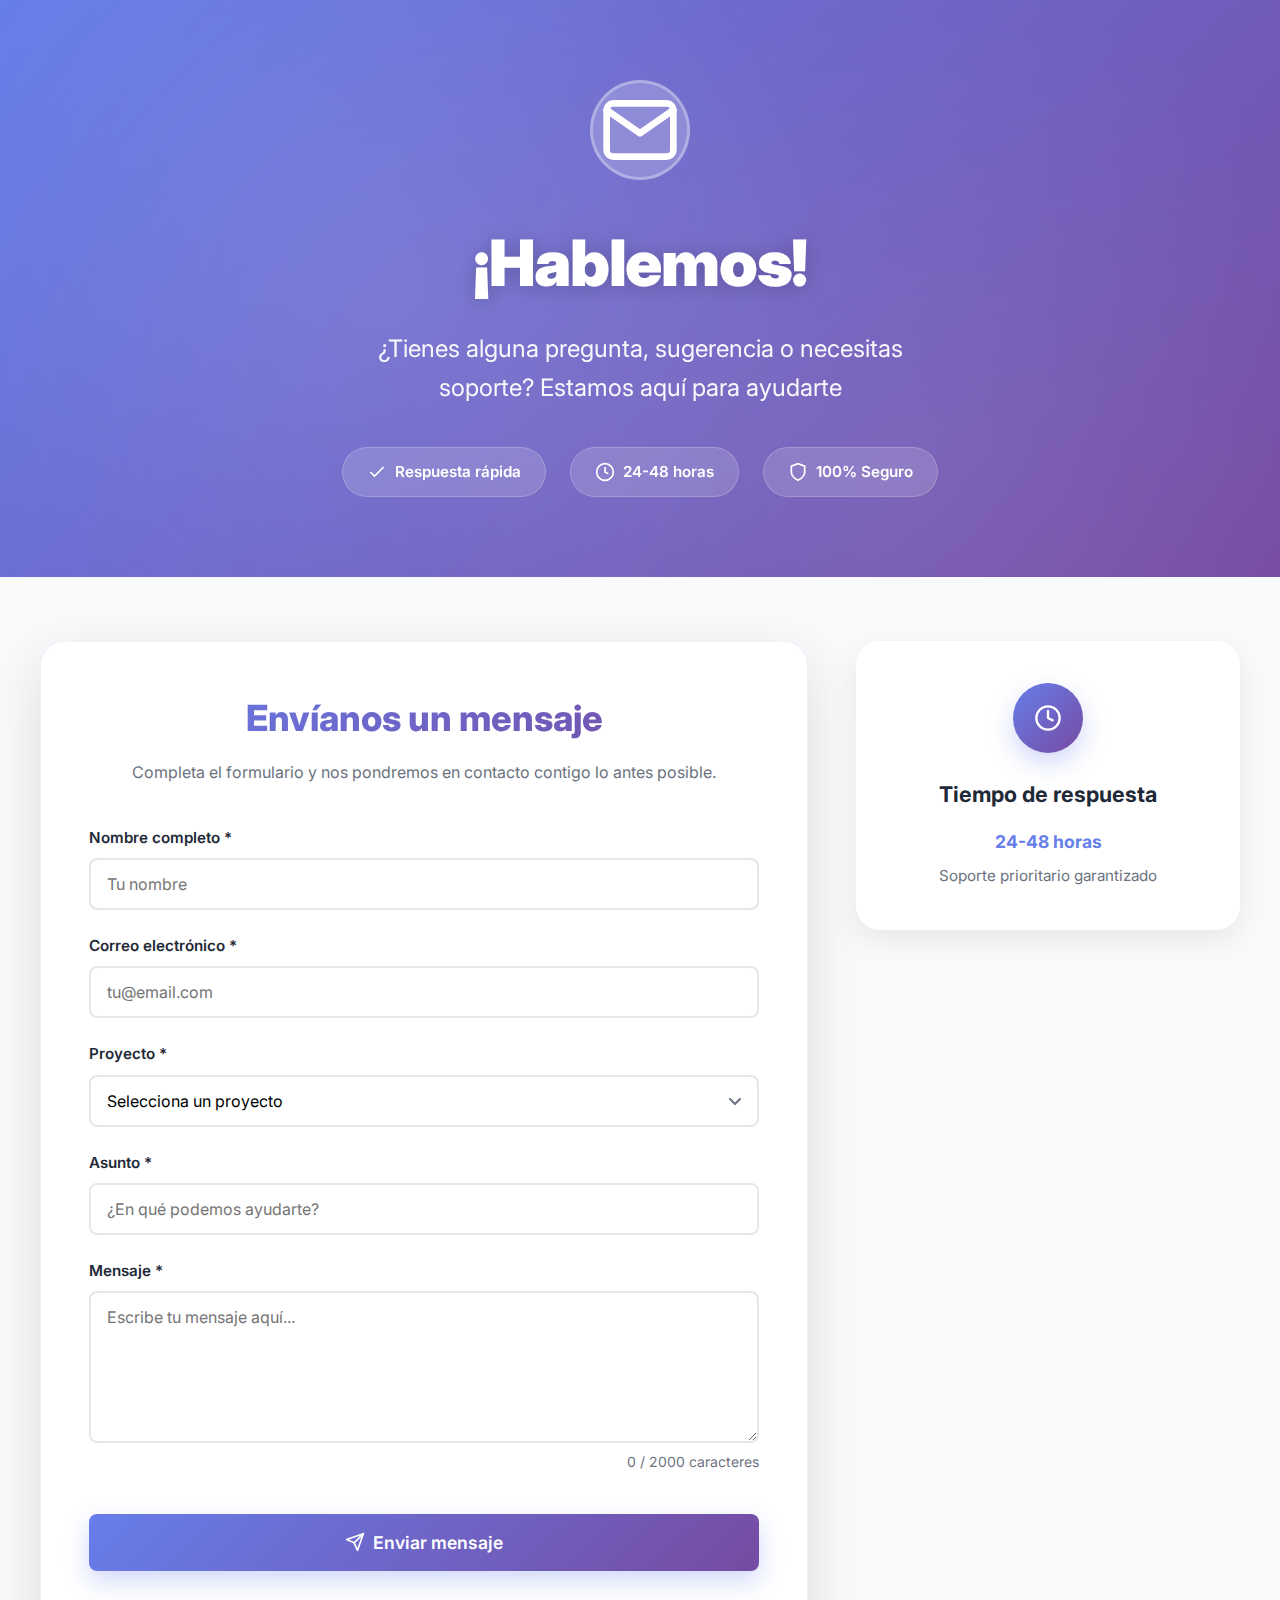
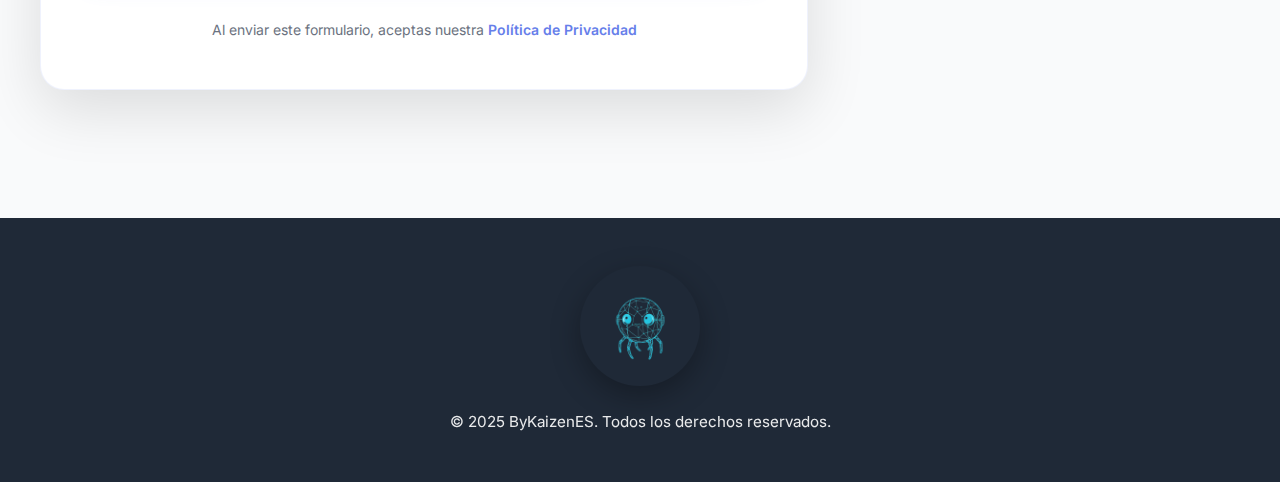
<file: index.html>
<!DOCTYPE html>
<html lang="es">
<head>
    <meta charset="UTF-8">
    <meta name="viewport" content="width=device-width, initial-scale=1.0">
    <meta name="description" content="Formulario de contacto para ByKaizenES - Contacta con nosotros para soporte, preguntas o sugerencias sobre nuestras extensiones">
    <meta name="author" content="ByKaizenES">
    <meta name="keywords" content="contacto, soporte, ByKaizenES, formulario">
    <title>Contacto | ByKaizenES</title>
    <link rel="stylesheet" href="styles.css">
    <link rel="preconnect" href="https://fonts.googleapis.com">
    <link rel="preconnect" href="https://fonts.gstatic.com" crossorigin>
    <link href="https://fonts.googleapis.com/css2?family=Inter:wght@300;400;600;700;900&display=swap" rel="stylesheet">
</head>
<body>
    <!-- Hero Section -->
    <header class="hero">
        <div class="hero-background"></div>
        <div class="container">
            <div class="hero-icon">
                <svg width="80" height="80" viewBox="0 0 24 24" fill="none" stroke="currentColor" stroke-width="2" stroke-linecap="round" stroke-linejoin="round">
                    <path d="M4 4h16c1.1 0 2 .9 2 2v12c0 1.1-.9 2-2 2H4c-1.1 0-2-.9-2-2V6c0-1.1.9-2 2-2z"></path>
                    <polyline points="22,6 12,13 2,6"></polyline>
                </svg>
            </div>
            <h1 class="hero-title">¡Hablemos!</h1>
            <p class="hero-subtitle">¿Tienes alguna pregunta, sugerencia o necesitas soporte? Estamos aquí para ayudarte</p>
            <div class="hero-features">
                <div class="feature-badge">
                    <svg width="20" height="20" viewBox="0 0 24 24" fill="none" stroke="currentColor" stroke-width="2">
                        <polyline points="20 6 9 17 4 12"></polyline>
                    </svg>
                    Respuesta rápida
                </div>
                <div class="feature-badge">
                    <svg width="20" height="20" viewBox="0 0 24 24" fill="none" stroke="currentColor" stroke-width="2">
                        <circle cx="12" cy="12" r="10"></circle>
                        <polyline points="12 6 12 12 16 14"></polyline>
                    </svg>
                    24-48 horas
                </div>
                <div class="feature-badge">
                    <svg width="20" height="20" viewBox="0 0 24 24" fill="none" stroke="currentColor" stroke-width="2">
                        <path d="M12 22s8-4 8-10V5l-8-3-8 3v7c0 6 8 10 8 10z"></path>
                    </svg>
                    100% Seguro
                </div>
            </div>
        </div>
    </header>

    <!-- Contact Form Section -->
    <section class="contact-section">
        <div class="container">
            <div class="form-wrapper">
                <div class="form-header">
                    <h2>Envíanos un mensaje</h2>
                    <p>Completa el formulario y nos pondremos en contacto contigo lo antes posible.</p>
                </div>

                <!-- Success Message (Hidden by default) -->
                <div id="successMessage" class="success-message" style="display: none;">
                    <div class="success-icon-inline">
                        <svg width="50" height="50" viewBox="0 0 24 24" fill="none" stroke="currentColor" stroke-width="2" stroke-linecap="round" stroke-linejoin="round">
                            <polyline points="20 6 9 17 4 12"></polyline>
                        </svg>
                    </div>
                    <h3>¡Mensaje enviado con éxito!</h3>
                    <p>Gracias por ponerte en contacto con nosotros. Hemos recibido tu mensaje y nos pondremos en contacto contigo lo antes posible.</p>
                    <button type="button" class="btn btn-primary" onclick="resetForm()">Enviar otro mensaje</button>
                </div>

                <form action="https://formsubmit.co/kaizenextensions@gmail.com" method="POST" class="contact-form" id="contactForm">
                    <!-- FormSubmit Configuration -->
                    <input type="hidden" name="_subject" value="Nuevo mensaje desde el formulario de contacto">
                    <input type="hidden" name="_captcha" value="false">
                    <input type="hidden" name="_template" value="table">
                    <input type="text" name="_honey" style="display:none">

                    <!-- Name Field -->
                    <div class="form-group">
                        <label for="name">Nombre completo *</label>
                        <input 
                            type="text" 
                            id="name" 
                            name="name" 
                            placeholder="Tu nombre"
                            required
                            minlength="2"
                            maxlength="100"
                        >
                    </div>

                    <!-- Email Field -->
                    <div class="form-group">
                        <label for="email">Correo electrónico *</label>
                        <input 
                            type="email" 
                            id="email" 
                            name="email" 
                            placeholder="tu@email.com"
                            required
                        >
                    </div>

                    <!-- Project Select -->
                    <div class="form-group">
                        <label for="project">Proyecto *</label>
                        <select id="project" name="project" required>
                            <option value="">Selecciona un proyecto</option>
                            <option value="Bingo-Go!">Bingo-Go!</option>
                            <option value="Asistente de dibujo (cuadrícula)">Asistente de dibujo (cuadrícula)</option>
                            <option value="Otros">Otros</option>
                        </select>
                    </div>

                    <!-- Subject Field -->
                    <div class="form-group">
                        <label for="subject">Asunto *</label>
                        <input 
                            type="text" 
                            id="subject" 
                            name="subject" 
                            placeholder="¿En qué podemos ayudarte?"
                            required
                            minlength="5"
                            maxlength="150"
                        >
                    </div>

                    <!-- Message Field -->
                    <div class="form-group">
                        <label for="message">Mensaje *</label>
                        <textarea 
                            id="message" 
                            name="message" 
                            rows="6" 
                            placeholder="Escribe tu mensaje aquí..."
                            required
                            minlength="10"
                            maxlength="2000"
                        ></textarea>
                        <span class="char-counter">0 / 2000 caracteres</span>
                    </div>

                    <!-- Submit Button -->
                    <button type="submit" class="btn btn-submit">
                        <svg width="20" height="20" viewBox="0 0 24 24" fill="none" stroke="currentColor" stroke-width="2" stroke-linecap="round" stroke-linejoin="round">
                            <line x1="22" y1="2" x2="11" y2="13"></line>
                            <polygon points="22 2 15 22 11 13 2 9 22 2"></polygon>
                        </svg>
                        Enviar mensaje
                    </button>

                    <p class="privacy-notice">
                        Al enviar este formulario, aceptas nuestra 
                        <a href="privacidad.html" target="_blank">Política de Privacidad</a>
                    </p>
                </form>
            </div>

            <!-- Contact Info -->
            <div class="contact-info">
                <div class="info-card">
                    <div class="info-icon time-icon">
                        <svg width="28" height="28" viewBox="0 0 24 24" fill="none" stroke="currentColor" stroke-width="2" stroke-linecap="round" stroke-linejoin="round">
                            <circle cx="12" cy="12" r="10"></circle>
                            <polyline points="12 6 12 12 16 14"></polyline>
                        </svg>
                    </div>
                    <h3>Tiempo de respuesta</h3>
                    <p class="info-highlight">24-48 horas</p>
                    <p class="info-description">Soporte prioritario garantizado</p>
                </div>

                <div class="info-card social-card">
                    <div class="info-icon social-icon">
                        <svg width="28" height="28" viewBox="0 0 24 24" fill="none" stroke="currentColor" stroke-width="2" stroke-linecap="round" stroke-linejoin="round">
                            <path d="M17 2h-10c-1.1 0-2 .9-2 2v16c0 1.1.9 2 2 2h10c1.1 0 2-.9 2-2v-16c0-1.1-.9-2-2-2z"></path>
                            <line x1="12" y1="18" x2="12" y2="18"></line>
                        </svg>
                    </div>
                    <h3>Síguenos en redes</h3>
                    <p class="info-description">Mantente actualizado con nuestras novedades</p>
                    <div class="social-links-sidebar">
                        <a href="https://twitter.com/ByKaizenES" target="_blank" class="social-btn-icon twitter-btn" aria-label="X (Twitter)">
                            <svg width="20" height="20" viewBox="0 0 24 24" fill="currentColor">
                                <path d="M18.244 2.25h3.308l-7.227 8.26 8.502 11.24H16.17l-5.214-6.817L4.99 21.75H1.68l7.73-8.835L1.254 2.25H8.08l4.713 6.231zm-1.161 17.52h1.833L7.084 4.126H5.117z"/>
                            </svg>
                        </a>
                        <a href="https://instagram.com/ByKaizenES" target="_blank" class="social-btn-icon instagram-btn" aria-label="Instagram">
                            <svg width="24" height="24" viewBox="0 0 24 24" fill="currentColor">
                                <path d="M12 2.163c3.204 0 3.584.012 4.85.07 3.252.148 4.771 1.691 4.919 4.919.058 1.265.069 1.645.069 4.849 0 3.205-.012 3.584-.069 4.849-.149 3.225-1.664 4.771-4.919 4.919-1.266.058-1.644.07-4.85.07-3.204 0-3.584-.012-4.849-.07-3.26-.149-4.771-1.699-4.919-4.92-.058-1.265-.07-1.644-.07-4.849 0-3.204.013-3.583.07-4.849.149-3.227 1.664-4.771 4.919-4.919 1.266-.057 1.645-.069 4.849-.069zm0-2.163c-3.259 0-3.667.014-4.947.072-4.358.2-6.78 2.618-6.98 6.98-.059 1.281-.073 1.689-.073 4.948 0 3.259.014 3.668.072 4.948.2 4.358 2.618 6.78 6.98 6.98 1.281.058 1.689.072 4.948.072 3.259 0 3.668-.014 4.948-.072 4.354-.2 6.782-2.618 6.979-6.98.059-1.28.073-1.689.073-4.948 0-3.259-.014-3.667-.072-4.947-.196-4.354-2.617-6.78-6.979-6.98-1.281-.059-1.69-.073-4.949-.073zm0 5.838c-3.403 0-6.162 2.759-6.162 6.162s2.759 6.163 6.162 6.163 6.162-2.759 6.162-6.163c0-3.403-2.759-6.162-6.162-6.162zm0 10.162c-2.209 0-4-1.79-4-4 0-2.209 1.791-4 4-4s4 1.791 4 4c0 2.21-1.791 4-4 4zm6.406-11.845c-.796 0-1.441.645-1.441 1.44s.645 1.44 1.441 1.44c.795 0 1.439-.645 1.439-1.44s-.644-1.44-1.439-1.44z"/>
                            </svg>
                        </a>
                        <a href="https://youtube.com/@ByKaizenES" target="_blank" class="social-btn-icon youtube-btn" aria-label="YouTube">
                            <svg width="24" height="24" viewBox="0 0 24 24" fill="currentColor">
                                <path d="M23.498 6.186a3.016 3.016 0 0 0-2.122-2.136C19.505 3.545 12 3.545 12 3.545s-7.505 0-9.377.505A3.017 3.017 0 0 0 .502 6.186C0 8.07 0 12 0 12s0 3.93.502 5.814a3.016 3.016 0 0 0 2.122 2.136c1.871.505 9.376.505 9.376.505s7.505 0 9.377-.505a3.015 3.015 0 0 0 2.122-2.136C24 15.93 24 12 24 12s0-3.93-.502-5.814zM9.545 15.568V8.432L15.818 12l-6.273 3.568z"/>
                            </svg>
                        </a>
                    </div>
                </div>
            </div>
        </div>
    </section>

    <!-- Footer -->
    <footer class="footer">
        <div class="container">
            <div class="footer-content">
                <img src="icon.png" alt="ByKaizenES Icon" width="120" height="120" class="footer-icon">
                <p>© 2025 ByKaizenES. Todos los derechos reservados.</p>
            </div>
        </div>
    </footer>

    <script src="script.js"></script>
</body>
</html>
</file>
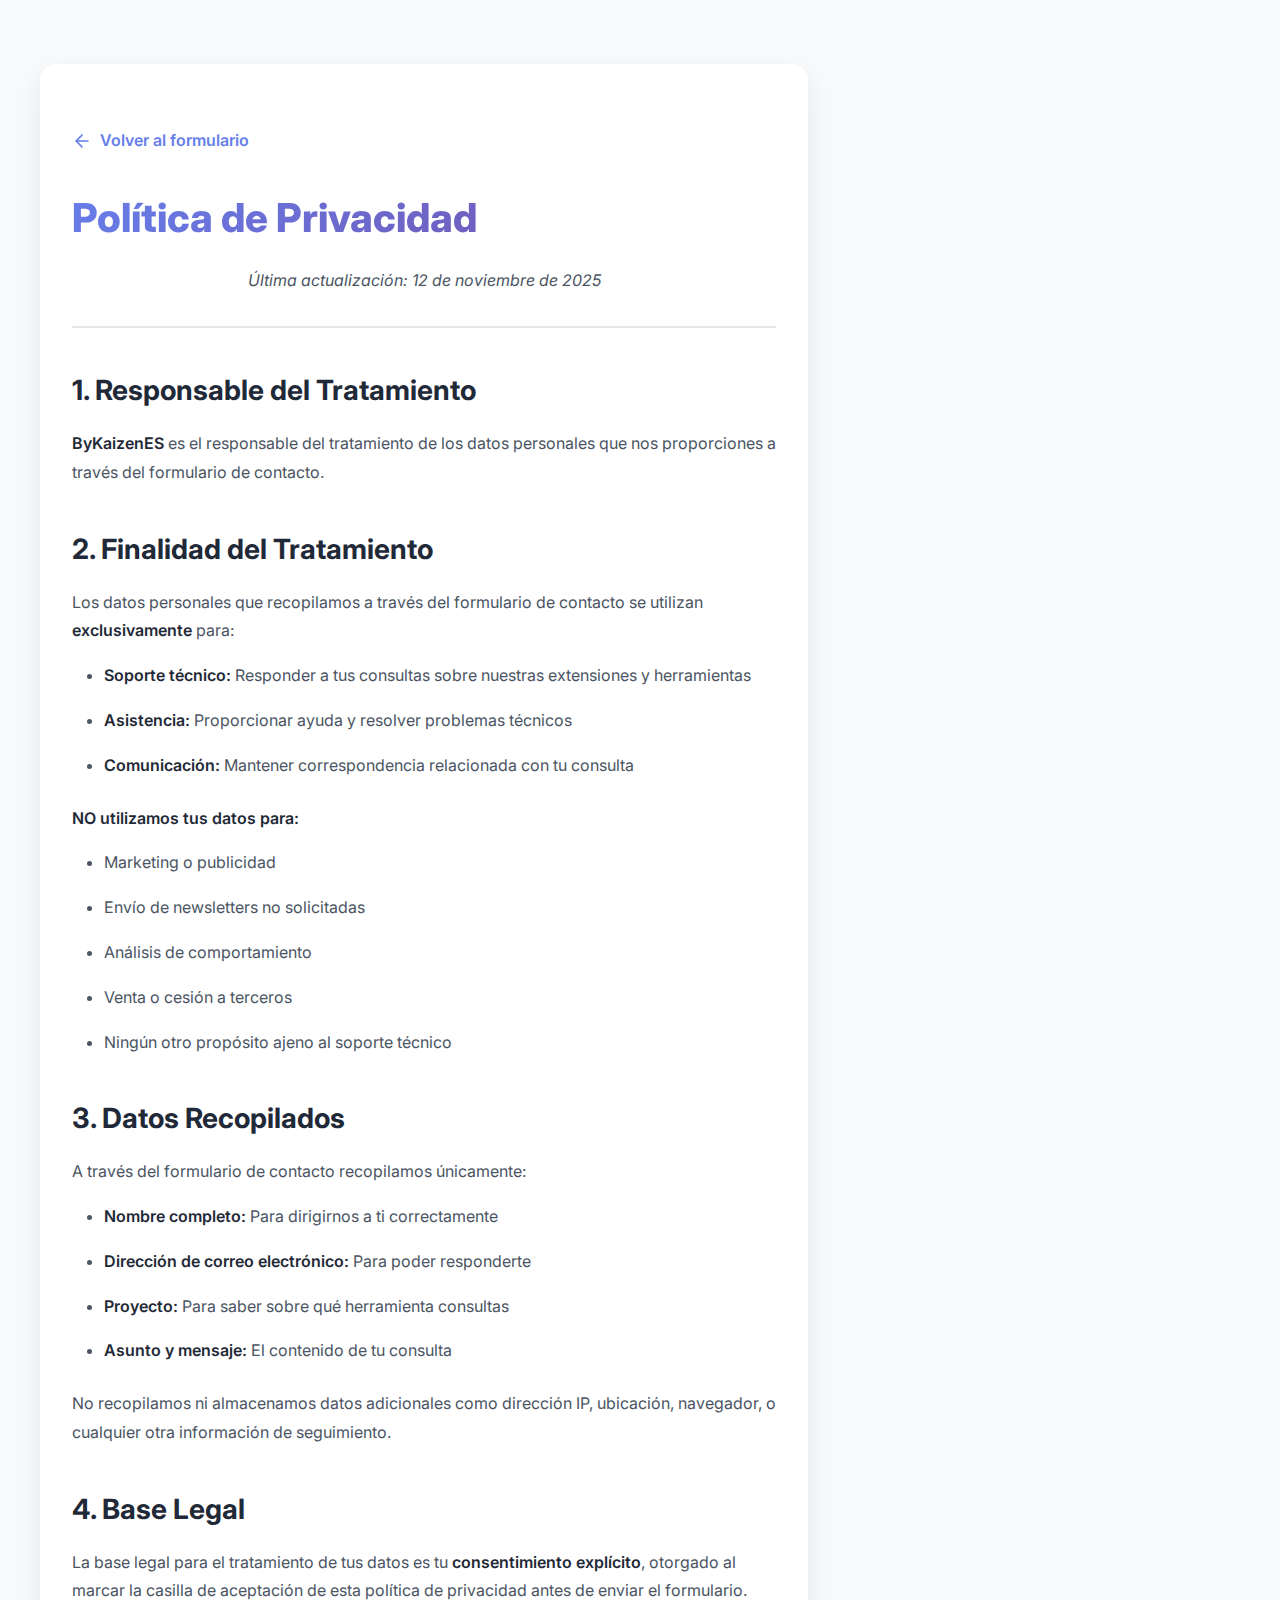
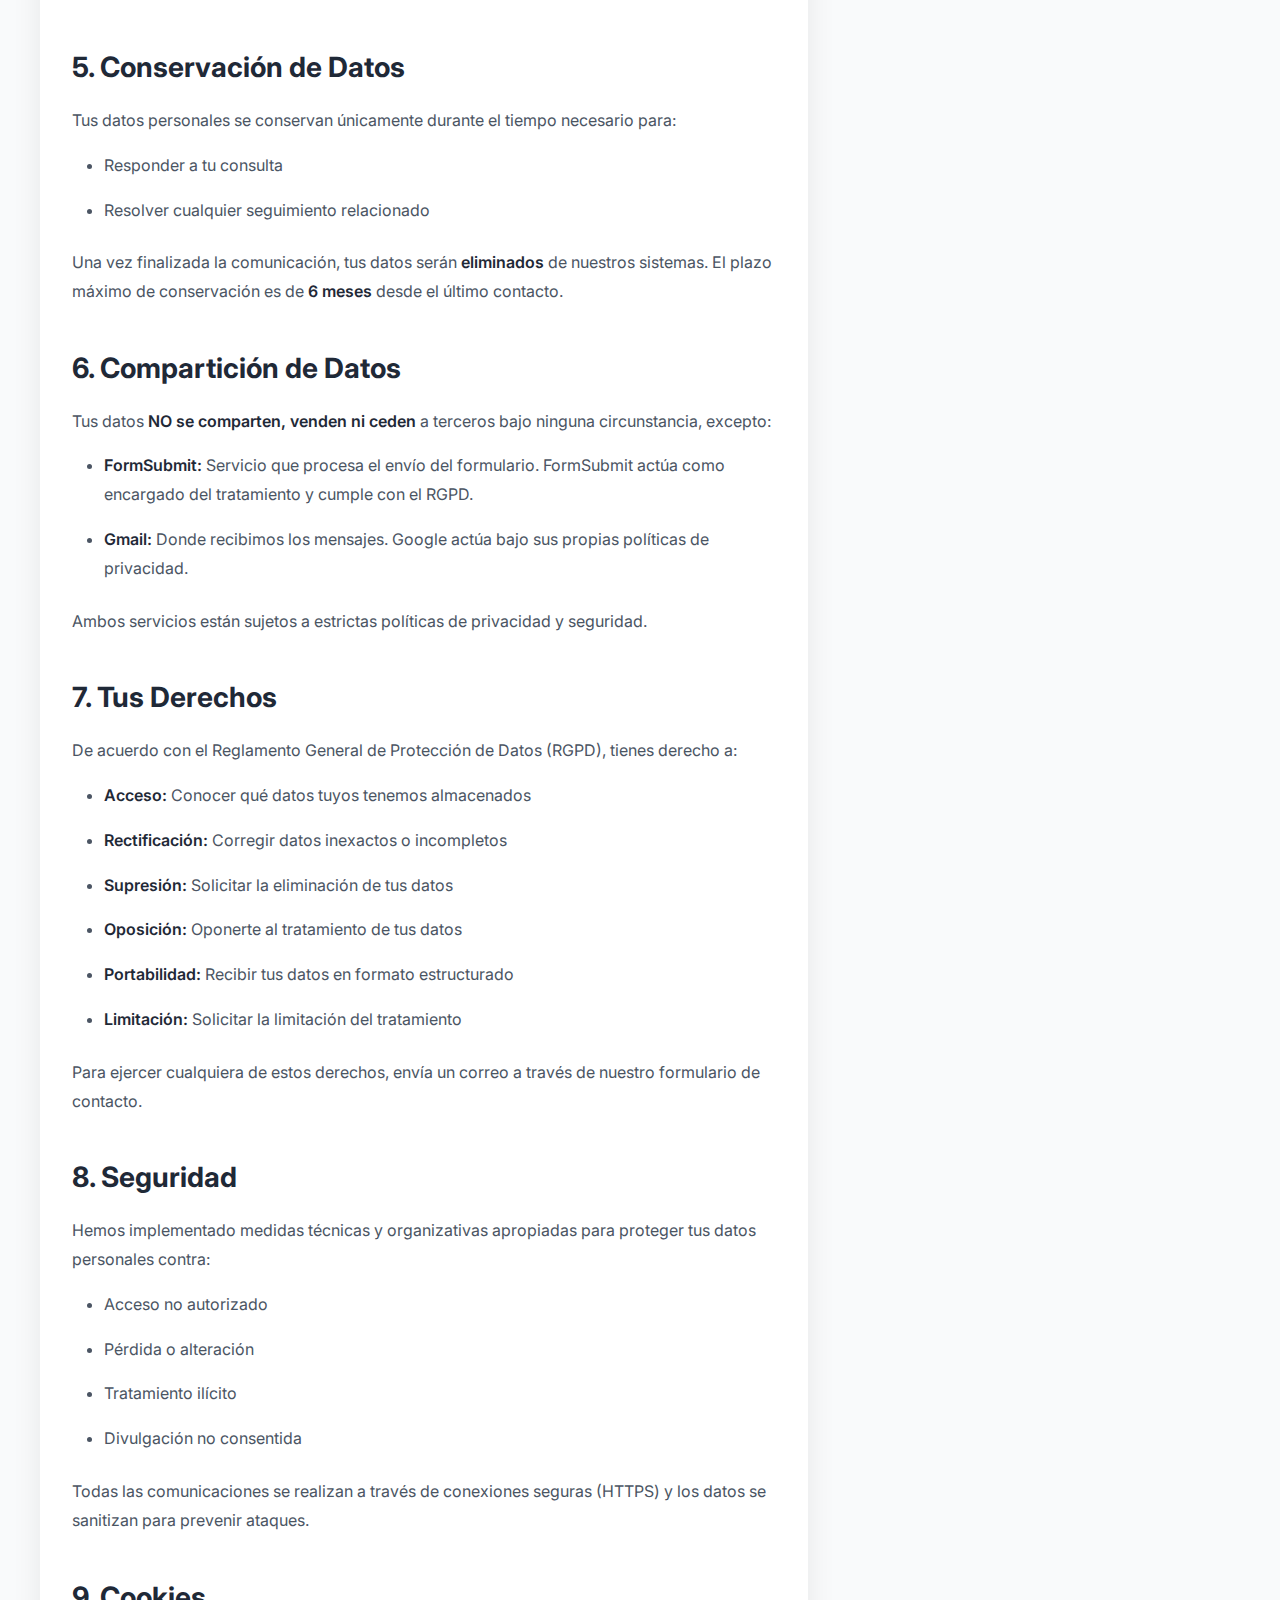
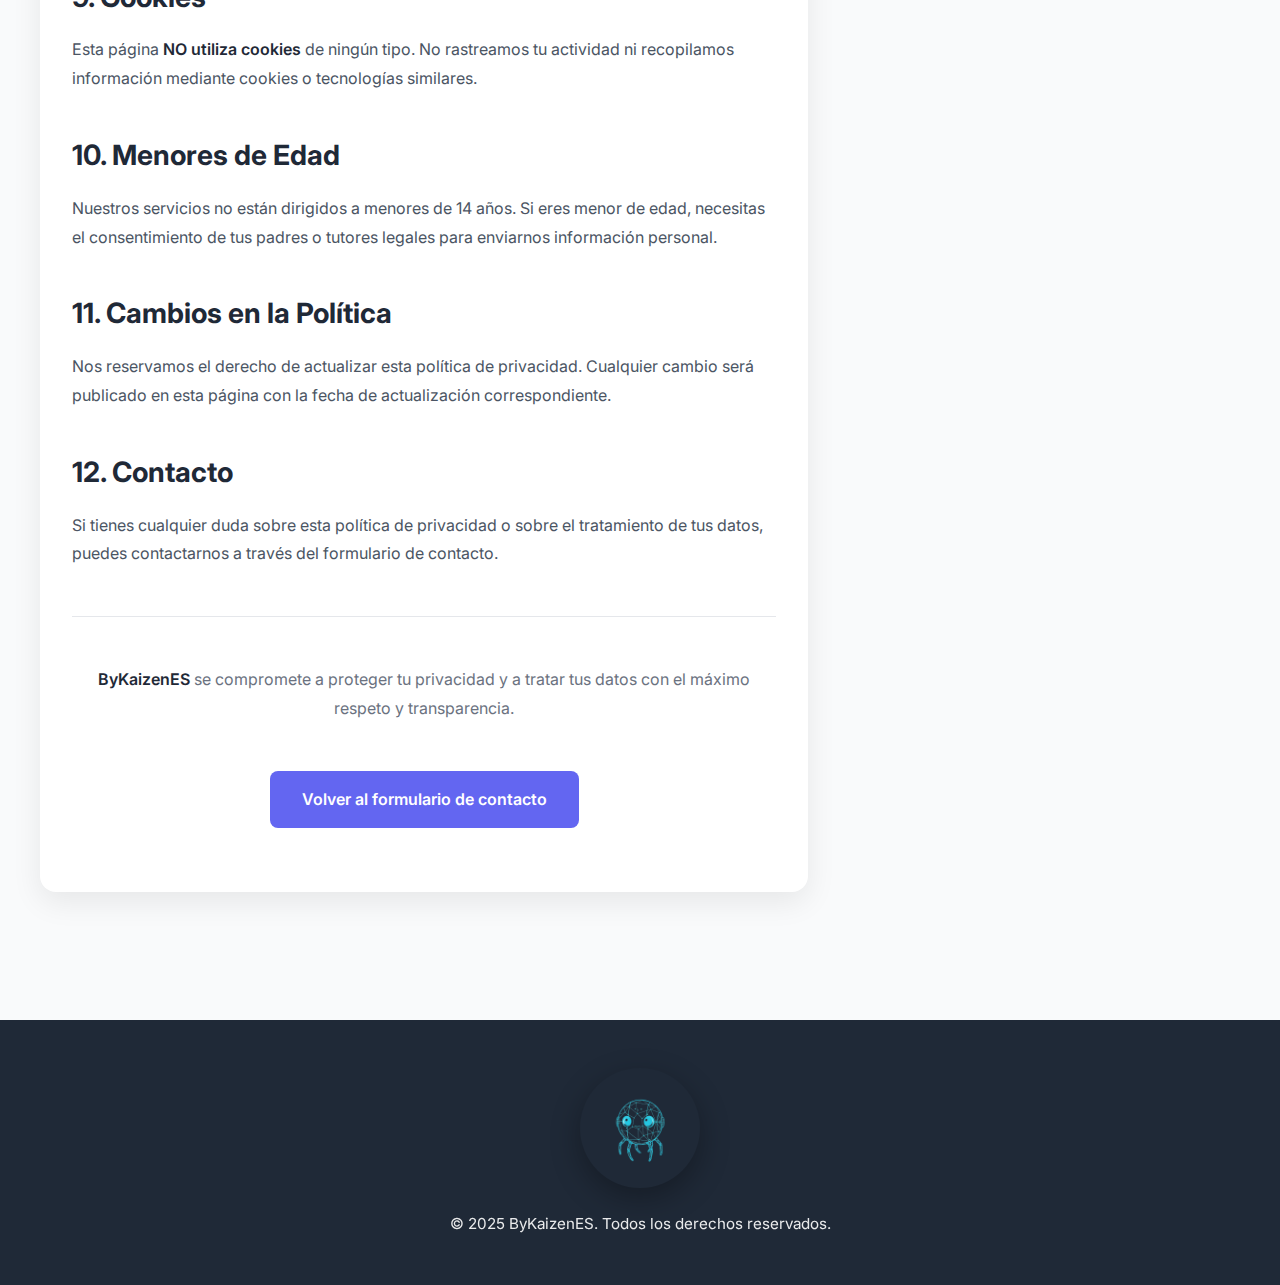
<file: privacidad.html>
<!DOCTYPE html>
<html lang="es">
<head>
    <meta charset="UTF-8">
    <meta name="viewport" content="width=device-width, initial-scale=1.0">
    <meta name="description" content="Política de Privacidad de ByKaizenES - Información sobre el tratamiento de datos personales">
    <meta name="author" content="ByKaizenES">
    <meta name="robots" content="noindex, nofollow">
    <title>Política de Privacidad | ByKaizenES</title>
    <link rel="stylesheet" href="styles.css">
    <link rel="preconnect" href="https://fonts.googleapis.com">
    <link rel="preconnect" href="https://fonts.gstatic.com" crossorigin>
    <link href="https://fonts.googleapis.com/css2?family=Inter:wght@300;400;600;700;900&display=swap" rel="stylesheet">
    <style>
        .privacy-content {
            max-width: 900px;
            margin: 0 auto;
            padding: 4rem 2rem;
            background: white;
            border-radius: 1rem;
            box-shadow: 0 10px 30px rgba(0, 0, 0, 0.08);
        }
        .privacy-content h1 {
            font-size: 2.5rem;
            font-weight: 800;
            background: linear-gradient(135deg, #667eea 0%, #764ba2 100%);
            -webkit-background-clip: text;
            -webkit-text-fill-color: transparent;
            background-clip: text;
            margin-bottom: 1rem;
        }
        .privacy-content h2 {
            font-size: 1.75rem;
            font-weight: 700;
            color: #1f2937;
            margin-top: 2.5rem;
            margin-bottom: 1rem;
        }
        .privacy-content p, .privacy-content li {
            color: #4b5563;
            line-height: 1.8;
            margin-bottom: 1rem;
        }
        .privacy-content ul {
            margin-left: 2rem;
            margin-bottom: 1.5rem;
        }
        .privacy-content strong {
            color: #1f2937;
            font-weight: 600;
        }
        .last-updated {
            color: #6b7280;
            font-style: italic;
            margin-bottom: 2rem;
        }
        .back-link {
            display: inline-flex;
            align-items: center;
            gap: 0.5rem;
            color: #667eea;
            text-decoration: none;
            font-weight: 600;
            margin-bottom: 2rem;
            transition: all 0.3s ease;
        }
        .back-link:hover {
            color: #764ba2;
            transform: translateX(-5px);
        }
    </style>
</head>
<body>
    <section class="contact-section">
        <div class="container">
            <div class="privacy-content">
                <a href="index.html" class="back-link">
                    <svg width="20" height="20" viewBox="0 0 24 24" fill="none" stroke="currentColor" stroke-width="2" stroke-linecap="round" stroke-linejoin="round">
                        <line x1="19" y1="12" x2="5" y2="12"></line>
                        <polyline points="12 19 5 12 12 5"></polyline>
                    </svg>
                    Volver al formulario
                </a>

                <h1>Política de Privacidad</h1>
                <p class="last-updated">Última actualización: 12 de noviembre de 2025</p>

                <h2>1. Responsable del Tratamiento</h2>
                <p>
                    <strong>ByKaizenES</strong> es el responsable del tratamiento de los datos personales que nos proporciones a través del formulario de contacto.
                </p>

                <h2>2. Finalidad del Tratamiento</h2>
                <p>
                    Los datos personales que recopilamos a través del formulario de contacto se utilizan <strong>exclusivamente</strong> para:
                </p>
                <ul>
                    <li><strong>Soporte técnico:</strong> Responder a tus consultas sobre nuestras extensiones y herramientas</li>
                    <li><strong>Asistencia:</strong> Proporcionar ayuda y resolver problemas técnicos</li>
                    <li><strong>Comunicación:</strong> Mantener correspondencia relacionada con tu consulta</li>
                </ul>
                <p>
                    <strong>NO utilizamos tus datos para:</strong>
                </p>
                <ul>
                    <li>Marketing o publicidad</li>
                    <li>Envío de newsletters no solicitadas</li>
                    <li>Análisis de comportamiento</li>
                    <li>Venta o cesión a terceros</li>
                    <li>Ningún otro propósito ajeno al soporte técnico</li>
                </ul>

                <h2>3. Datos Recopilados</h2>
                <p>A través del formulario de contacto recopilamos únicamente:</p>
                <ul>
                    <li><strong>Nombre completo:</strong> Para dirigirnos a ti correctamente</li>
                    <li><strong>Dirección de correo electrónico:</strong> Para poder responderte</li>
                    <li><strong>Proyecto:</strong> Para saber sobre qué herramienta consultas</li>
                    <li><strong>Asunto y mensaje:</strong> El contenido de tu consulta</li>
                </ul>
                <p>
                    No recopilamos ni almacenamos datos adicionales como dirección IP, ubicación, navegador, o cualquier otra información de seguimiento.
                </p>

                <h2>4. Base Legal</h2>
                <p>
                    La base legal para el tratamiento de tus datos es tu <strong>consentimiento explícito</strong>, otorgado al marcar la casilla de aceptación de esta política de privacidad antes de enviar el formulario.
                </p>

                <h2>5. Conservación de Datos</h2>
                <p>
                    Tus datos personales se conservan únicamente durante el tiempo necesario para:
                </p>
                <ul>
                    <li>Responder a tu consulta</li>
                    <li>Resolver cualquier seguimiento relacionado</li>
                </ul>
                <p>
                    Una vez finalizada la comunicación, tus datos serán <strong>eliminados</strong> de nuestros sistemas. El plazo máximo de conservación es de <strong>6 meses</strong> desde el último contacto.
                </p>

                <h2>6. Compartición de Datos</h2>
                <p>
                    Tus datos <strong>NO se comparten, venden ni ceden</strong> a terceros bajo ninguna circunstancia, excepto:
                </p>
                <ul>
                    <li><strong>FormSubmit:</strong> Servicio que procesa el envío del formulario. FormSubmit actúa como encargado del tratamiento y cumple con el RGPD.</li>
                    <li><strong>Gmail:</strong> Donde recibimos los mensajes. Google actúa bajo sus propias políticas de privacidad.</li>
                </ul>
                <p>
                    Ambos servicios están sujetos a estrictas políticas de privacidad y seguridad.
                </p>

                <h2>7. Tus Derechos</h2>
                <p>
                    De acuerdo con el Reglamento General de Protección de Datos (RGPD), tienes derecho a:
                </p>
                <ul>
                    <li><strong>Acceso:</strong> Conocer qué datos tuyos tenemos almacenados</li>
                    <li><strong>Rectificación:</strong> Corregir datos inexactos o incompletos</li>
                    <li><strong>Supresión:</strong> Solicitar la eliminación de tus datos</li>
                    <li><strong>Oposición:</strong> Oponerte al tratamiento de tus datos</li>
                    <li><strong>Portabilidad:</strong> Recibir tus datos en formato estructurado</li>
                    <li><strong>Limitación:</strong> Solicitar la limitación del tratamiento</li>
                </ul>
                <p>
                    Para ejercer cualquiera de estos derechos, envía un correo a través de nuestro formulario de contacto.
                </p>

                <h2>8. Seguridad</h2>
                <p>
                    Hemos implementado medidas técnicas y organizativas apropiadas para proteger tus datos personales contra:
                </p>
                <ul>
                    <li>Acceso no autorizado</li>
                    <li>Pérdida o alteración</li>
                    <li>Tratamiento ilícito</li>
                    <li>Divulgación no consentida</li>
                </ul>
                <p>
                    Todas las comunicaciones se realizan a través de conexiones seguras (HTTPS) y los datos se sanitizan para prevenir ataques.
                </p>

                <h2>9. Cookies</h2>
                <p>
                    Esta página <strong>NO utiliza cookies</strong> de ningún tipo. No rastreamos tu actividad ni recopilamos información mediante cookies o tecnologías similares.
                </p>

                <h2>10. Menores de Edad</h2>
                <p>
                    Nuestros servicios no están dirigidos a menores de 14 años. Si eres menor de edad, necesitas el consentimiento de tus padres o tutores legales para enviarnos información personal.
                </p>

                <h2>11. Cambios en la Política</h2>
                <p>
                    Nos reservamos el derecho de actualizar esta política de privacidad. Cualquier cambio será publicado en esta página con la fecha de actualización correspondiente.
                </p>

                <h2>12. Contacto</h2>
                <p>
                    Si tienes cualquier duda sobre esta política de privacidad o sobre el tratamiento de tus datos, puedes contactarnos a través del formulario de contacto.
                </p>

                <hr style="margin: 3rem 0; border: none; border-top: 1px solid #e5e7eb;">

                <p style="text-align: center; color: #6b7280; margin-top: 2rem;">
                    <strong>ByKaizenES</strong> se compromete a proteger tu privacidad y a tratar tus datos con el máximo respeto y transparencia.
                </p>

                <div style="text-align: center; margin-top: 3rem;">
                    <a href="index.html" class="btn btn-primary">Volver al formulario de contacto</a>
                </div>
            </div>
        </div>
    </section>

    <footer class="footer">
        <div class="container">
            <div class="footer-content">
                <img src="icon.png" alt="ByKaizenES Icon" width="120" height="120" class="footer-icon">
                <p>© 2025 ByKaizenES. Todos los derechos reservados.</p>
            </div>
        </div>
    </footer>
</body>
</html>
</file>
<file: styles.css>
/* ========================================
   VARIABLES Y RESET
   ======================================== */

:root {
    --primary-color: #6366f1;
    --primary-dark: #4f46e5;
    --primary-light: #818cf8;
    --secondary-color: #f59e0b;
    --success-color: #10b981;
    --danger-color: #ef4444;
    --text-color: #1f2937;
    --text-light: #6b7280;
    --bg-color: #ffffff;
    --bg-light: #f9fafb;
    --bg-dark: #1f2937;
    --border-color: #e5e7eb;
    --shadow-sm: 0 1px 2px 0 rgba(0, 0, 0, 0.05);
    --shadow: 0 1px 3px 0 rgba(0, 0, 0, 0.1), 0 1px 2px 0 rgba(0, 0, 0, 0.06);
    --shadow-md: 0 4px 6px -1px rgba(0, 0, 0, 0.1), 0 2px 4px -1px rgba(0, 0, 0, 0.06);
    --shadow-lg: 0 10px 15px -3px rgba(0, 0, 0, 0.1), 0 4px 6px -2px rgba(0, 0, 0, 0.05);
    --shadow-xl: 0 20px 25px -5px rgba(0, 0, 0, 0.1), 0 10px 10px -5px rgba(0, 0, 0, 0.04);
}

* {
    margin: 0;
    padding: 0;
    box-sizing: border-box;
}

html {
    scroll-behavior: smooth;
}

body {
    font-family: 'Inter', -apple-system, BlinkMacSystemFont, 'Segoe UI', Roboto, Oxygen, Ubuntu, Cantarell, sans-serif;
    line-height: 1.6;
    color: var(--text-color);
    background-color: var(--bg-light);
    overflow-x: hidden;
}

/* ========================================
   HERO SECTION
   ======================================== */

.hero {
    background: linear-gradient(135deg, #667eea 0%, #764ba2 100%);
    color: white;
    padding: 5rem 2rem;
    text-align: center;
    position: relative;
    overflow: hidden;
}

.hero::before {
    content: '';
    position: absolute;
    top: 0;
    left: 0;
    right: 0;
    bottom: 0;
    background: url('data:image/svg+xml,<svg width="100" height="100" xmlns="http://www.w3.org/2000/svg"><defs><pattern id="grid" width="100" height="100" patternUnits="userSpaceOnUse"><path d="M 100 0 L 0 0 0 100" fill="none" stroke="rgba(255,255,255,0.05)" stroke-width="1"/></pattern></defs><rect width="100%" height="100%" fill="url(%23grid)"/></svg>');
    opacity: 0.3;
}

.hero-background {
    position: absolute;
    top: 0;
    left: 0;
    right: 0;
    bottom: 0;
    background: radial-gradient(circle at 30% 50%, rgba(255,255,255,0.1) 0%, transparent 50%),
                radial-gradient(circle at 70% 80%, rgba(255,255,255,0.08) 0%, transparent 50%);
}

.hero-icon {
    width: 100px;
    height: 100px;
    margin: 0 auto 2rem;
    display: flex;
    align-items: center;
    justify-content: center;
    background: rgba(255, 255, 255, 0.2);
    backdrop-filter: blur(10px);
    border-radius: 50%;
    border: 3px solid rgba(255, 255, 255, 0.3);
    animation: float 3s ease-in-out infinite;
}

@keyframes float {
    0%, 100% { transform: translateY(0px); }
    50% { transform: translateY(-10px); }
}

.container {
    max-width: 1200px;
    margin: 0 auto;
    position: relative;
    z-index: 1;
}

.hero-title {
    font-size: 4rem;
    font-weight: 900;
    margin-bottom: 1rem;
    letter-spacing: -0.02em;
    animation: fadeInUp 0.6s ease-out;
    text-shadow: 0 2px 20px rgba(0,0,0,0.2);
}

.hero-subtitle {
    font-size: 1.4rem;
    font-weight: 400;
    opacity: 0.95;
    margin-bottom: 2.5rem;
    animation: fadeInUp 0.6s ease-out 0.2s backwards;
    max-width: 600px;
    margin-left: auto;
    margin-right: auto;
}

.hero-features {
    display: flex;
    gap: 1.5rem;
    justify-content: center;
    flex-wrap: wrap;
    animation: fadeInUp 0.6s ease-out 0.4s backwards;
}

.feature-badge {
    display: flex;
    align-items: center;
    gap: 0.5rem;
    background: rgba(255, 255, 255, 0.15);
    backdrop-filter: blur(10px);
    padding: 0.75rem 1.5rem;
    border-radius: 2rem;
    font-weight: 600;
    font-size: 0.95rem;
    border: 1px solid rgba(255, 255, 255, 0.2);
    transition: all 0.3s ease;
}

.feature-badge:hover {
    background: rgba(255, 255, 255, 0.25);
    transform: translateY(-2px);
}

/* ========================================
   CONTACT SECTION
   ======================================== */

.contact-section {
    padding: 4rem 2rem;
}

.contact-section .container {
    display: grid;
    grid-template-columns: 1fr;
    gap: 3rem;
    max-width: 900px;
}

.form-wrapper {
    background: white;
    padding: 3rem;
    border-radius: 1.5rem;
    box-shadow: 0 20px 60px rgba(0, 0, 0, 0.12);
    animation: fadeIn 0.6s ease-out;
    border: 1px solid rgba(102, 126, 234, 0.1);
}

.form-header {
    margin-bottom: 2.5rem;
    text-align: center;
}

.form-header h2 {
    font-size: 2.25rem;
    font-weight: 800;
    background: linear-gradient(135deg, #667eea 0%, #764ba2 100%);
    -webkit-background-clip: text;
    -webkit-text-fill-color: transparent;
    background-clip: text;
    margin-bottom: 0.75rem;
}

.form-header p {
    color: var(--text-light);
    font-size: 1rem;
}

/* ========================================
   SUCCESS MESSAGE
   ======================================== */

.success-message {
    text-align: center;
    padding: 3rem 2rem;
    background: linear-gradient(135deg, #d1fae5 0%, #a7f3d0 100%);
    border-radius: 1.5rem;
    animation: fadeInUp 0.6s ease-out;
    border: 2px solid #10b981;
}

.success-icon-inline {
    width: 90px;
    height: 90px;
    margin: 0 auto 2rem;
    display: flex;
    align-items: center;
    justify-content: center;
    background: linear-gradient(135deg, #10b981 0%, #059669 100%);
    border-radius: 50%;
    color: white;
    animation: scaleIn 0.6s ease-out, pulse 2s ease-in-out infinite 1s;
    box-shadow: 0 10px 30px rgba(16, 185, 129, 0.3);
}

@keyframes pulse {
    0%, 100% { transform: scale(1); }
    50% { transform: scale(1.05); }
}

.success-message h3 {
    font-size: 2rem;
    font-weight: 800;
    color: #065f46;
    margin-bottom: 1rem;
}

.success-message p {
    font-size: 1.1rem;
    color: #047857;
    line-height: 1.8;
    margin-bottom: 2rem;
}

/* ========================================
   FORM STYLES
   ======================================== */

.contact-form {
    display: flex;
    flex-direction: column;
    gap: 1.5rem;
}

.form-group {
    display: flex;
    flex-direction: column;
    gap: 0.5rem;
}

.form-group label {
    font-weight: 600;
    color: var(--text-color);
    font-size: 0.95rem;
}

.form-group input,
.form-group textarea,
.form-group select {
    width: 100%;
    padding: 0.875rem 1rem;
    border: 2px solid var(--border-color);
    border-radius: 0.5rem;
    font-size: 1rem;
    font-family: inherit;
    transition: all 0.3s ease;
    background-color: var(--bg-color);
}

.form-group input:focus,
.form-group textarea:focus,
.form-group select:focus {
    outline: none;
    border-color: #667eea;
    box-shadow: 0 0 0 4px rgba(102, 126, 234, 0.1);
    transform: translateY(-2px);
}

.form-group textarea {
    resize: vertical;
    min-height: 120px;
}

.form-group select {
    cursor: pointer;
    appearance: none;
    background-image: url('data:image/svg+xml,<svg xmlns="http://www.w3.org/2000/svg" width="12" height="12" viewBox="0 0 12 12"><path fill="%236b7280" d="M10.293 3.293L6 7.586 1.707 3.293A1 1 0 00.293 4.707l5 5a1 1 0 001.414 0l5-5a1 1 0 10-1.414-1.414z"/></svg>');
    background-repeat: no-repeat;
    background-position: right 1rem center;
    padding-right: 3rem;
}

.char-counter {
    font-size: 0.875rem;
    color: var(--text-light);
    text-align: right;
}

/* ========================================
   BUTTONS
   ======================================== */

.btn {
    display: inline-flex;
    align-items: center;
    justify-content: center;
    gap: 0.5rem;
    padding: 1rem 2rem;
    font-size: 1rem;
    font-weight: 600;
    text-decoration: none;
    border: none;
    border-radius: 0.5rem;
    cursor: pointer;
    transition: all 0.3s ease;
    font-family: inherit;
}

.btn-submit {
    background: linear-gradient(135deg, #667eea 0%, #764ba2 100%);
    color: white;
    width: 100%;
    margin-top: 1rem;
    font-size: 1.1rem;
    padding: 1.125rem 2rem;
    box-shadow: 0 10px 25px rgba(102, 126, 234, 0.3);
}

.btn-submit:hover {
    transform: translateY(-3px);
    box-shadow: 0 15px 35px rgba(102, 126, 234, 0.4);
}

.btn-submit:active {
    transform: translateY(0);
}

.privacy-notice {
    text-align: center;
    font-size: 0.875rem;
    color: var(--text-light);
    margin-top: 1.5rem;
    margin-bottom: 0;
}

.privacy-notice a {
    color: #667eea;
    text-decoration: none;
    font-weight: 600;
    transition: color 0.3s ease;
}

.privacy-notice a:hover {
    color: #764ba2;
    text-decoration: underline;
}

.btn-primary {
    background: var(--primary-color);
    color: white;
}

.btn-primary:hover {
    background: var(--primary-dark);
    transform: translateY(-2px);
    box-shadow: var(--shadow-md);
}

.btn-secondary {
    background: var(--bg-color);
    color: var(--text-color);
    border: 2px solid var(--border-color);
}

.btn-secondary:hover {
    border-color: var(--primary-color);
    color: var(--primary-color);
    transform: translateY(-2px);
}

/* ========================================
   CONTACT INFO CARDS
   ======================================== */

.contact-info {
    display: flex;
    flex-direction: column;
    gap: 1.5rem;
}

.info-card {
    background: white;
    padding: 2.5rem;
    border-radius: 1.5rem;
    box-shadow: 0 10px 30px rgba(0, 0, 0, 0.08);
    text-align: center;
    transition: all 0.4s cubic-bezier(0.175, 0.885, 0.32, 1.275);
    border: 2px solid transparent;
    position: relative;
    overflow: hidden;
}

.info-card::before {
    content: '';
    position: absolute;
    top: 0;
    left: 0;
    right: 0;
    height: 4px;
    background: linear-gradient(90deg, #667eea 0%, #764ba2 100%);
    transform: scaleX(0);
    transition: transform 0.4s ease;
}

.info-card:hover {
    transform: translateY(-8px);
    box-shadow: 0 20px 40px rgba(102, 126, 234, 0.2);
    border-color: rgba(102, 126, 234, 0.2);
}

.info-card:hover::before {
    transform: scaleX(1);
}

.info-icon {
    width: 70px;
    height: 70px;
    margin: 0 auto 1.5rem;
    display: flex;
    align-items: center;
    justify-content: center;
    background: linear-gradient(135deg, #667eea 0%, #764ba2 100%);
    border-radius: 50%;
    color: white;
    box-shadow: 0 10px 25px rgba(102, 126, 234, 0.3);
    transition: all 0.3s ease;
}

.info-card:hover .info-icon {
    transform: scale(1.1) rotate(5deg);
    box-shadow: 0 15px 35px rgba(102, 126, 234, 0.4);
}

.info-card h3 {
    font-size: 1.35rem;
    font-weight: 700;
    color: var(--text-color);
    margin-bottom: 1rem;
}

.info-highlight {
    font-size: 1.1rem;
    font-weight: 700;
    color: #667eea;
    margin: 0.5rem 0;
}

.info-description {
    color: var(--text-light);
    font-size: 0.95rem;
    margin: 0;
}

.social-links-sidebar {
    display: flex;
    gap: 1rem;
    justify-content: center;
    margin-top: 1.5rem;
}

.social-btn-icon {
    width: 56px;
    height: 56px;
    display: flex;
    align-items: center;
    justify-content: center;
    border-radius: 50%;
    text-decoration: none;
    transition: all 0.3s ease;
    color: white;
    box-shadow: 0 4px 15px rgba(0, 0, 0, 0.2);
}

.twitter-btn {
    background: linear-gradient(135deg, #000000 0%, #1a1a1a 100%);
}

.twitter-btn:hover {
    transform: translateY(-5px) scale(1.1);
    box-shadow: 0 8px 25px rgba(0, 0, 0, 0.5);
}

.instagram-btn {
    background: linear-gradient(45deg, #f09433 0%, #e6683c 25%, #dc2743 50%, #cc2366 75%, #bc1888 100%);
}

.instagram-btn:hover {
    transform: translateY(-5px) scale(1.1);
    box-shadow: 0 8px 25px rgba(188, 24, 136, 0.5);
}

.youtube-btn {
    background: linear-gradient(135deg, #ff0000 0%, #cc0000 100%);
}

.youtube-btn:hover {
    transform: translateY(-5px) scale(1.1);
    box-shadow: 0 8px 25px rgba(255, 0, 0, 0.5);
}

/* ========================================
   THANK YOU PAGE
   ======================================== */

.thank-you-section {
    min-height: calc(100vh - 200px);
    display: flex;
    align-items: center;
    justify-content: center;
    padding: 4rem 2rem;
}

.thank-you-content {
    background: white;
    padding: 4rem 3rem;
    border-radius: 1rem;
    box-shadow: var(--shadow-xl);
    text-align: center;
    max-width: 600px;
    animation: fadeInUp 0.6s ease-out;
}

.success-icon {
    width: 100px;
    height: 100px;
    margin: 0 auto 2rem;
    display: flex;
    align-items: center;
    justify-content: center;
    background: linear-gradient(135deg, var(--success-color) 0%, #059669 100%);
    border-radius: 50%;
    color: white;
    animation: scaleIn 0.6s ease-out 0.2s backwards;
}

.thank-you-content h1 {
    font-size: 2.5rem;
    font-weight: 800;
    color: var(--text-color);
    margin-bottom: 1rem;
}

.thank-you-text {
    font-size: 1.1rem;
    color: var(--text-light);
    line-height: 1.8;
    margin-bottom: 2rem;
}

.thank-you-actions {
    display: flex;
    flex-direction: column;
    gap: 1rem;
    margin-bottom: 3rem;
}

.social-reminder {
    padding-top: 2rem;
    border-top: 1px solid var(--border-color);
}

.social-reminder p {
    color: var(--text-light);
    margin-bottom: 1rem;
}

.social-links {
    display: flex;
    gap: 1rem;
    justify-content: center;
    flex-wrap: wrap;
}

.social-link {
    width: 50px;
    height: 50px;
    display: flex;
    align-items: center;
    justify-content: center;
    border-radius: 50%;
    transition: all 0.3s ease;
    text-decoration: none;
}

.social-link.twitter {
    background: #1da1f2;
    color: white;
}

.social-link.instagram {
    background: linear-gradient(45deg, #f09433 0%, #e6683c 25%, #dc2743 50%, #cc2366 75%, #bc1888 100%);
    color: white;
}

.social-link.youtube {
    background: #ff0000;
    color: white;
}

.social-link.github {
    background: #24292e;
    color: white;
}

.social-link:hover {
    transform: translateY(-5px) scale(1.1);
    box-shadow: var(--shadow-lg);
}

/* ========================================
   FOOTER
   ======================================== */

.footer {
    background: var(--bg-dark);
    color: white;
    padding: 3rem 2rem;
    text-align: center;
    margin-top: 4rem;
}

.footer-content {
    display: flex;
    flex-direction: column;
    align-items: center;
    gap: 1.5rem;
}

.footer-icon {
    border-radius: 50%;
    box-shadow: 0 10px 30px rgba(0, 0, 0, 0.3);
    transition: transform 0.3s ease;
}

.footer-icon:hover {
    transform: scale(1.05) rotate(5deg);
}

.footer-content p {
    margin: 0;
    opacity: 0.9;
    font-size: 0.95rem;
}

/* ========================================
   ANIMATIONS
   ======================================== */

@keyframes fadeIn {
    from {
        opacity: 0;
    }
    to {
        opacity: 1;
    }
}

@keyframes fadeInUp {
    from {
        opacity: 0;
        transform: translateY(30px);
    }
    to {
        opacity: 1;
        transform: translateY(0);
    }
}

@keyframes scaleIn {
    from {
        opacity: 0;
        transform: scale(0.5);
    }
    to {
        opacity: 1;
        transform: scale(1);
    }
}

/* ========================================
   RESPONSIVE DESIGN
   ======================================== */

@media (min-width: 768px) {
    .hero-title {
        font-size: 4rem;
    }

    .hero-subtitle {
        font-size: 1.5rem;
    }

    .contact-section .container {
        grid-template-columns: 2fr 1fr;
        max-width: 1200px;
    }

    .thank-you-actions {
        flex-direction: row;
        justify-content: center;
    }
}

@media (max-width: 767px) {
    .hero {
        padding: 3rem 1.5rem;
    }

    .hero-title {
        font-size: 2.5rem;
    }

    .hero-subtitle {
        font-size: 1.1rem;
    }

    .form-wrapper {
        padding: 2rem 1.5rem;
    }

    .form-header h2 {
        font-size: 1.75rem;
    }

    .thank-you-content {
        padding: 2.5rem 2rem;
    }

    .thank-you-content h1 {
        font-size: 2rem;
    }

    .success-icon {
        width: 80px;
        height: 80px;
    }
}

/* ========================================
   ACCESSIBILITY
   ======================================== */

.btn:focus,
input:focus,
textarea:focus,
select:focus {
    outline: 2px solid var(--primary-color);
    outline-offset: 2px;
}

@media (prefers-reduced-motion: reduce) {
    *,
    *::before,
    *::after {
        animation-duration: 0.01ms !important;
        animation-iteration-count: 1 !important;
        transition-duration: 0.01ms !important;
    }
}

/* ========================================
   PRIVACY POLICY PAGE
   ======================================== */

.privacy-content {
    padding: 4rem 2rem;
}

.content-wrapper {
    background: white;
    padding: 3rem;
    border-radius: 1.5rem;
    box-shadow: 0 20px 60px rgba(0, 0, 0, 0.12);
    max-width: 900px;
    margin: 0 auto;
}

.last-updated {
    text-align: center;
    color: var(--text-light);
    font-style: italic;
    margin-bottom: 3rem;
    padding-bottom: 2rem;
    border-bottom: 2px solid var(--border-color);
}

.privacy-section {
    margin-bottom: 3rem;
}

.privacy-section h2 {
    font-size: 1.75rem;
    font-weight: 700;
    color: var(--text-color);
    margin-bottom: 1.25rem;
    display: flex;
    align-items: center;
    gap: 0.5rem;
}

.privacy-section h2::before {
    content: '';
    width: 4px;
    height: 1.75rem;
    background: linear-gradient(135deg, #667eea 0%, #764ba2 100%);
    border-radius: 2px;
}

.privacy-section p {
    color: var(--text-light);
    line-height: 1.8;
    margin-bottom: 1rem;
}

.privacy-section ul {
    margin-left: 2rem;
    margin-bottom: 1.5rem;
}

.privacy-section li {
    color: var(--text-light);
    line-height: 1.8;
    margin-bottom: 0.75rem;
}

.privacy-section strong {
    color: var(--text-color);
    font-weight: 600;
}

.privacy-section a {
    color: #667eea;
    text-decoration: none;
    font-weight: 600;
    transition: color 0.3s ease;
}

.privacy-section a:hover {
    color: #764ba2;
    text-decoration: underline;
}

.privacy-footer {
    margin-top: 3rem;
    padding-top: 2rem;
    border-top: 2px solid var(--border-color);
    text-align: center;
}

.privacy-footer p {
    color: var(--text-light);
    font-size: 1.1rem;
    margin-bottom: 2rem;
}
</file>
